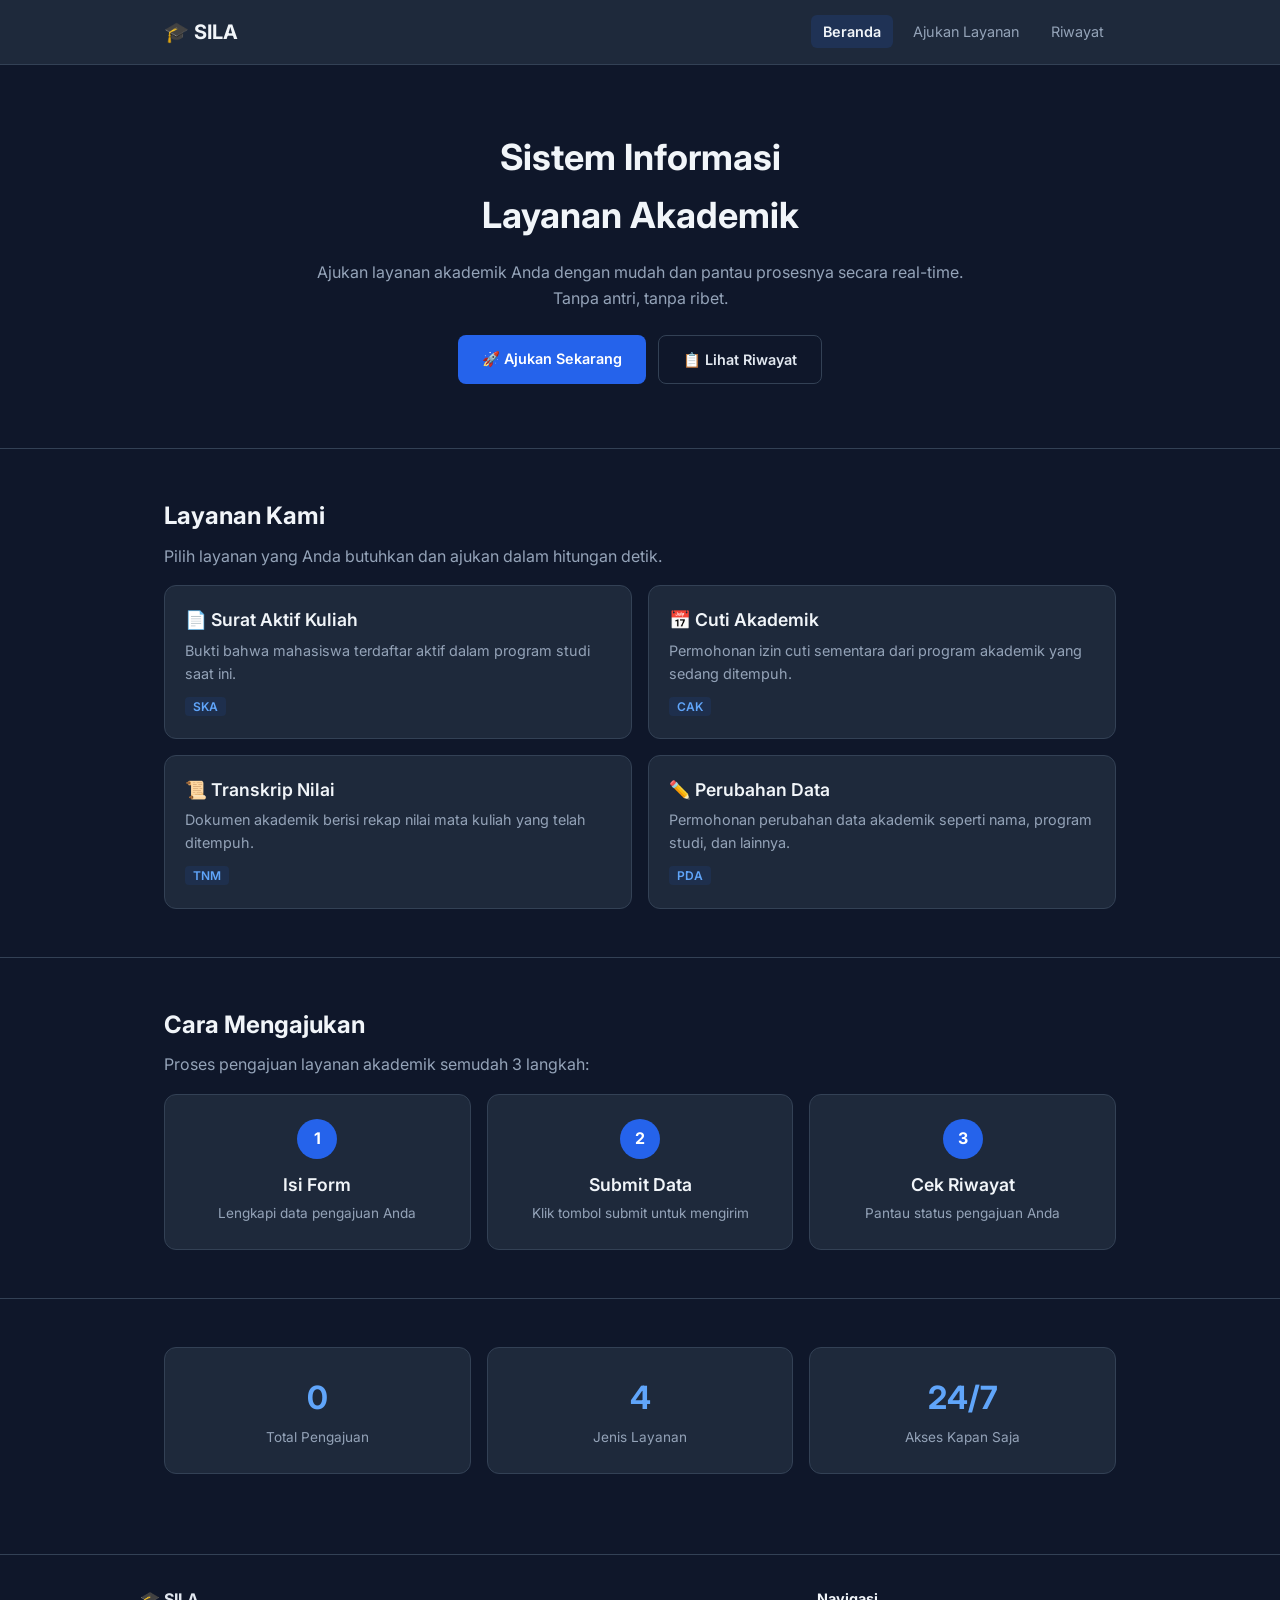
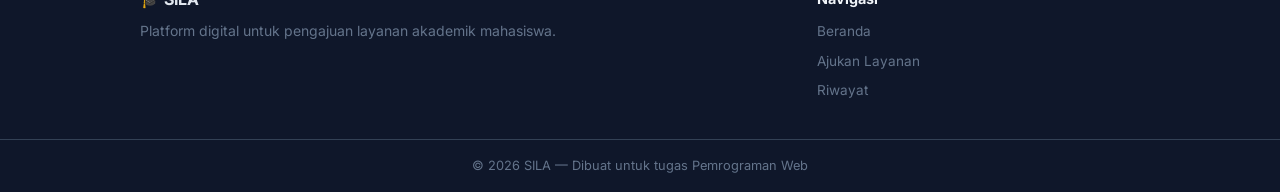
<file: index.html>
<!DOCTYPE html>
<html lang="id">

<head>
    <meta charset="UTF-8">
    <meta name="viewport" content="width=device-width, initial-scale=1.0">
    <title>SILA — Sistem Informasi Layanan Akademik</title>
    <link rel="preconnect" href="https://fonts.googleapis.com">
    <link rel="preconnect" href="https://fonts.gstatic.com" crossorigin>
    <link href="https://fonts.googleapis.com/css2?family=Inter:wght@400;600;700&display=swap" rel="stylesheet">
    <link rel="stylesheet" href="./css/css/style.css">
</head>

<body>

    <!-- HEADER & NAVIGASI -->
    <header class="navbar">
        <div class="container navbar-inner">
            <a href="index.html" class="logo">🎓 SILA</a>
            <input type="checkbox" id="navToggle" class="nav-toggle">
            <label for="navToggle" class="hamburger">
                <span></span>
                <span></span>
                <span></span>
            </label>
            <nav>
                <ul class="nav-menu">
                    <li><a href="index.html" class="active">Beranda</a></li>
                    <li><a href="layanan.html">Ajukan Layanan</a></li>
                    <li><a href="riwayat.html">Riwayat</a></li>
                </ul>
            </nav>
        </div>
    </header>

    <main>

        <!-- Hero -->
        <section class="hero">
            <div class="container">
                <h1>Sistem Informasi<br>Layanan Akademik</h1>
                <p>Ajukan layanan akademik Anda dengan mudah dan pantau prosesnya secara real-time.<br>Tanpa antri,
                    tanpa ribet.</p>
                <div class="hero-buttons">
                    <a href="layanan.html" class="btn btn-primary">🚀 Ajukan Sekarang</a>
                    <a href="riwayat.html" class="btn btn-outline">📋 Lihat Riwayat</a>
                </div>
            </div>
        </section>

        <!-- Daftar Layanan -->
        <section class="section">
            <div class="container">
                <h2>Layanan Kami</h2>
                <p class="section-desc">Pilih layanan yang Anda butuhkan dan ajukan dalam hitungan detik.</p>
                <div class="cards-grid">
                    <article class="card">
                        <h3>📄 Surat Aktif Kuliah</h3>
                        <p>Bukti bahwa mahasiswa terdaftar aktif dalam program studi saat ini.</p>
                        <span class="card-code">SKA</span>
                    </article>
                    <article class="card">
                        <h3>📅 Cuti Akademik</h3>
                        <p>Permohonan izin cuti sementara dari program akademik yang sedang ditempuh.</p>
                        <span class="card-code">CAK</span>
                    </article>
                    <article class="card">
                        <h3>📜 Transkrip Nilai</h3>
                        <p>Dokumen akademik berisi rekap nilai mata kuliah yang telah ditempuh.</p>
                        <span class="card-code">TNM</span>
                    </article>
                    <article class="card">
                        <h3>✏️ Perubahan Data</h3>
                        <p>Permohonan perubahan data akademik seperti nama, program studi, dan lainnya.</p>
                        <span class="card-code">PDA</span>
                    </article>
                </div>
            </div>
        </section>

        <!-- Cara Mengajukan -->
        <section class="section">
            <div class="container">
                <h2>Cara Mengajukan</h2>
                <p class="section-desc">Proses pengajuan layanan akademik semudah 3 langkah:</p>
                <div class="steps-grid">
                    <div class="step">
                        <div class="step-number">1</div>
                        <h3>Isi Form</h3>
                        <p>Lengkapi data pengajuan Anda</p>
                    </div>
                    <div class="step">
                        <div class="step-number">2</div>
                        <h3>Submit Data</h3>
                        <p>Klik tombol submit untuk mengirim</p>
                    </div>
                    <div class="step">
                        <div class="step-number">3</div>
                        <h3>Cek Riwayat</h3>
                        <p>Pantau status pengajuan Anda</p>
                    </div>
                </div>
            </div>
        </section>

        <!-- Statistik -->
        <section class="section">
            <div class="container">
                <div class="stats-grid">
                    <div class="stat">
                        <div class="stat-number">0</div>
                        <div class="stat-label">Total Pengajuan</div>
                    </div>
                    <div class="stat">
                        <div class="stat-number">4</div>
                        <div class="stat-label">Jenis Layanan</div>
                    </div>
                    <div class="stat">
                        <div class="stat-number">24/7</div>
                        <div class="stat-label">Akses Kapan Saja</div>
                    </div>
                </div>
            </div>
        </section>

    </main>

    <!-- FOOTER -->
    <footer class="footer">
        <div class="container footer-inner">
            <div>
                <strong>🎓 SILA</strong>
                <p>Platform digital untuk pengajuan layanan akademik mahasiswa.</p>
            </div>
            <div class="footer-nav">
                <h4>Navigasi</h4>
                <ul>
                    <li><a href="index.html">Beranda</a></li>
                    <li><a href="layanan.html">Ajukan Layanan</a></li>
                    <li><a href="riwayat.html">Riwayat</a></li>
                </ul>
            </div>
        </div>
        <div class="footer-bottom">
            <div class="container">
                <p>&copy; 2026 SILA — Dibuat untuk tugas Pemrograman Web</p>
            </div>
        </div>
    </footer>

</body>

</html>
</file>
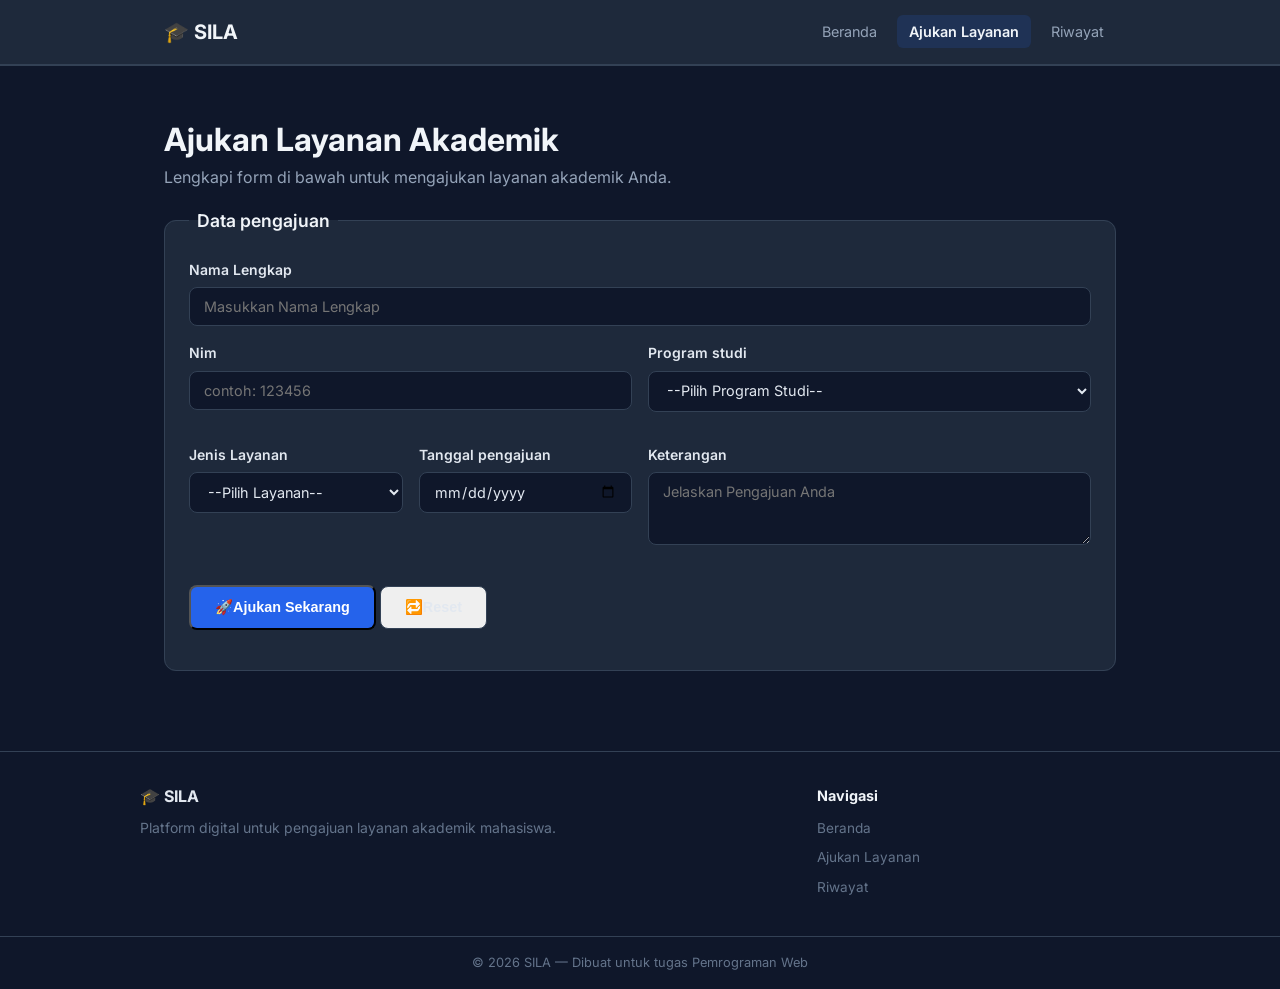
<file: layanan.html>
<!DOCTYPE html>
<html lang="id">

<head>
    <meta charset="UTF-8">
    <meta name="viewport" content="width=device-width, initial-scale=1.0">
    <title>Ajukan Layanan — SILA</title>
    <link rel="preconnect" href="https://fonts.googleapis.com">
    <link rel="preconnect" href="https://fonts.gstatic.com" crossorigin>
    <link href="https://fonts.googleapis.com/css2?family=Inter:wght@400;600;700&display=swap" rel="stylesheet">
    <link rel="stylesheet" href="css/css/style.css">
</head>

<body>

    <!-- HEADER & NAVIGASI -->
    <header class="navbar">
        <div class="container navbar-inner">
            <a href="index.html" class="logo">🎓 SILA</a>
            <input type="checkbox" id="navToggle" class="nav-toggle">
            <label for="navToggle" class="hamburger">
                <span></span>
                <span></span>
                <span></span>
            </label>
            <nav>
                <ul class="nav-menu">
                    <li><a href="index.html">Beranda</a></li>
                    <li><a href="layanan.html" class="active">Ajukan Layanan</a></li>
                    <li><a href="riwayat.html">Riwayat</a></li>
                </ul>
            </nav>
        </div>
    </header>

    <main>
        <section class="section">
            <div class="container">
                <h1>Ajukan Layanan Akademik</h1>
                <p class="section-desc">Lengkapi form di bawah untuk mengajukan layanan akademik Anda.</p>

                <!-- nama lengkap,nim,program studi,jenis layanan,tanggal pengajuan,keterangan -->
                <!-- M10. Awal form -->
                 <form action="#" target="_blank" method="post" class="form-card" >
                    <fieldset>
                        <legend>Data pengajuan</legend>

                        <!-- input nama lengkap -->
                         <div class="form-group">
                            <label for="nama">Nama Lengkap</label>
                            <input type="text" id="nama" required placeholder="Masukkan Nama Lengkap">
                         </div>

                         <!-- Nim dan program studi -->
                          <div class="form-row">
                            <!-- NIM -->
                            <div class="form-group">
                                <label for="nim">Nim</label>
                                <input type="text" id="nim" required placeholder="contoh: 123456">
                            </div>

                        <!-- program studi -->
                            <div class="form-group">
                                <label for="prodi">Program studi</label>
                            <div>
                                <select id="prodi" name="prodi">
                                    <option value="">--Pilih Program Studi--</option>
                                    <option value="Sistem Informasi">Sistem Informasi</option>
                                    <option value="Teknik Informatika">Teknik Informatika</option>
                                    <option value="Teknologi Informasi">Teknologi Informasi</option>
                                    <option value="Manajemen">Manajemen</option>
                                    <option value="Akuntansi">Akuntansi</option>
                                </select>
                            </div>
                        </div>

                        <!-- jenis layanan dan tanggal -->
                        <div class="form-row">
                            <div class="form-group">
                                <label for="jenis">Jenis Layanan</label>
                                <select id="jenis" name="jenis">
                                    <option value="">--Pilih Layanan--</option>
                                    <option value="SKA">SKA - Surat aktif kuliah</option>
                                    <option value="CAK">CAK - Cuti akademik</option>
                                    <option value="TNM">TNM - Transkip Akademik</option>
                                    <option value="PDA">PDA - Perubahan Data</option>
                                </select>
                            </div>

                        <!-- Tanggal -->
                        <div class="form-group">
                            <label for="tanggal">Tanggal pengajuan</label>
                            <input type="date" id="tanggal" name="tanggal">
                        </div>
                    </div>
                    
                         <!-- keterangan -->
                        <div class="form-group">
                            <label for="keterangan">Keterangan</label>
                            <textarea id="keterangan" name="keterangan" rows="3" required placeholder="Jelaskan Pengajuan Anda"></textarea>
                        </div>

                        <!-- Buttom -->
                         <div class="form-group">
                            <button type="submit" class="btn btn-primary">🚀Ajukan Sekarang</button>
                            <button type="reset" class="btn btn-outline">🔁Reset</button>
                         </div>
                </fieldset>
            </form>

                 <!-- Akhir form -->
            </div>
        </section>
    </main>

    <!-- FOOTER -->
    <footer class="footer">
        <div class="container footer-inner">
            <div>
                <strong>🎓 SILA</strong>
                <p>Platform digital untuk pengajuan layanan akademik mahasiswa.</p>
            </div>
            <div class="footer-nav">
                <h4>Navigasi</h4>
                <ul>
                    <li><a href="index.html">Beranda</a></li>
                    <li><a href="layanan.html">Ajukan Layanan</a></li>
                    <li><a href="riwayat.html">Riwayat</a></li>
                </ul>
            </div>
        </div>
        <div class="footer-bottom">
            <div class="container">
                <p>&copy; 2026 SILA — Dibuat untuk tugas Pemrograman Web</p>
            </div>
        </div>
    </footer>

</body>

</html>
</file>
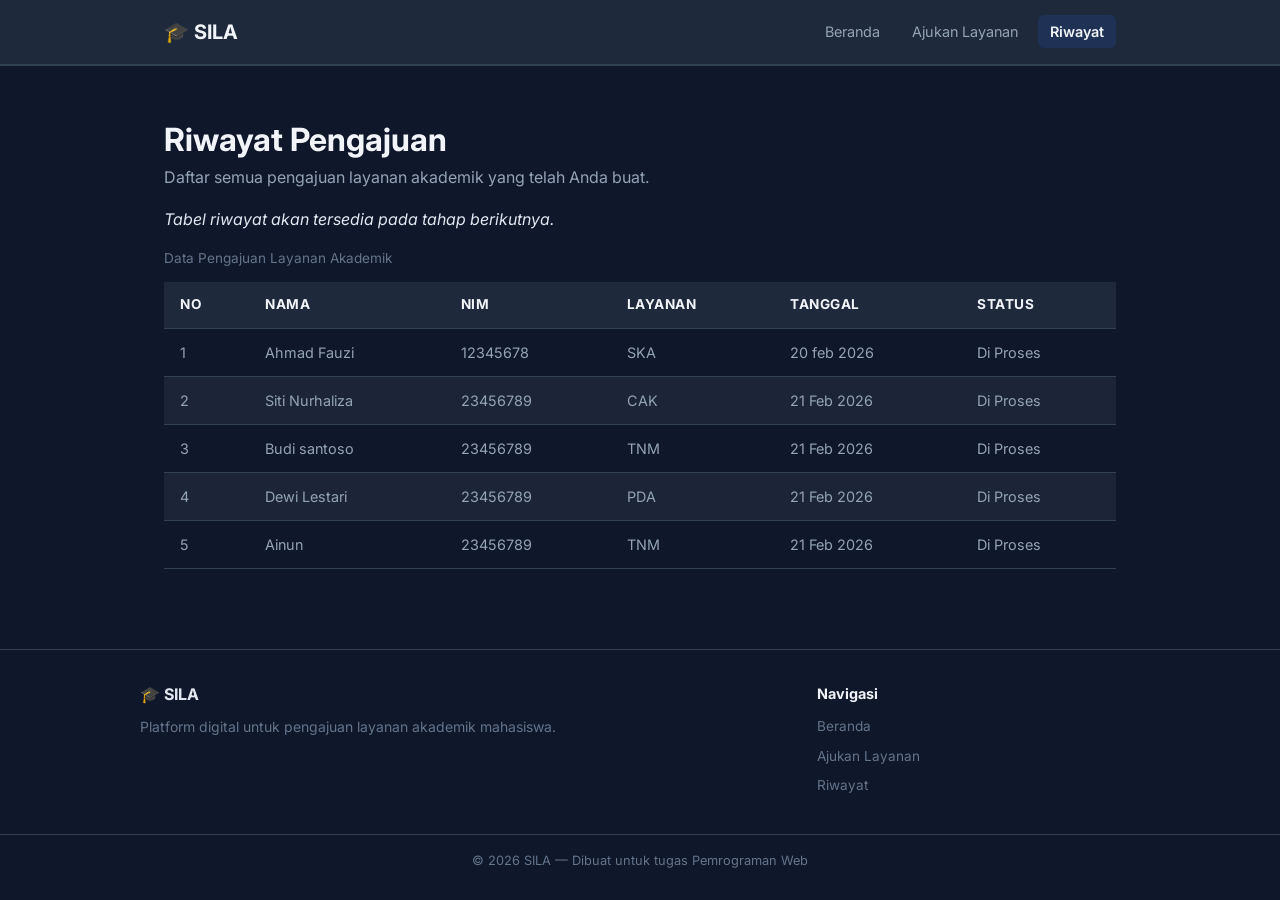
<file: riwayat.html>
<!DOCTYPE html>
<html lang="id">

<head>
    <meta charset="UTF-8">
    <meta name="viewport" content="width=device-width, initial-scale=1.0">
    <title>Riwayat Pengajuan — SILA</title>
    <link rel="preconnect" href="https://fonts.googleapis.com">
    <link rel="preconnect" href="https://fonts.gstatic.com" crossorigin>
    <link href="https://fonts.googleapis.com/css2?family=Inter:wght@400;600;700&display=swap" rel="stylesheet">
    <link rel="stylesheet" href="css/css/style.css">
</head>

<body>

    <!-- HEADER & NAVIGASI -->
    <header class="navbar">
        <div class="container navbar-inner">
            <a href="index.html" class="logo">🎓 SILA</a>
            <input type="checkbox" id="navToggle" class="nav-toggle">
            <label for="navToggle" class="hamburger">
                <span></span>
                <span></span>
                <span></span>
            </label>
            <nav>
                <ul class="nav-menu">
                    <li><a href="index.html">Beranda</a></li>
                    <li><a href="layanan.html">Ajukan Layanan</a></li>
                    <li><a href="riwayat.html" class="active">Riwayat</a></li>
                </ul>
            </nav>
        </div>
    </header>

    <main>
        <section class="section">
            <div class="container">
                <h1>Riwayat Pengajuan</h1>
                <p class="section-desc">Daftar semua pengajuan layanan akademik yang telah Anda buat.</p>
                <p><em>Tabel riwayat akan tersedia pada tahap berikutnya.</em></p>

                <!-- M11 tables -->
                 <table class="data-table">
                    <caption>Data Pengajuan Layanan Akademik</caption>
                    <!-- head -->
                    <thead>
                        <!-- No | Nama | Nim | Layanan | Tanggal | Status -->
                    <tr>
                        <th>NO</th>
                        <th>NAMA</th>
                        <th>NIM</th>
                        <th>LAYANAN</th>
                        <th>TANGGAL</th>
                        <th>STATUS</th>
                    </tr>
                    </thead>

                    <!-- body -->
                     <tbody>
                        <!-- Tanpil data -->
                         <tr>
                            <!-- baris 1 -->
                            <td>1</td>
                            <td>Ahmad Fauzi</td>
                            <td>12345678</td>
                            <td>SKA</td>
                            <td>20 feb 2026</td>
                            <td>Di Proses</td>
                         </tr>

                         <!-- baris 2 -->
                          <tr>
                            <td>2</td>
                            <td>Siti Nurhaliza</td>
                            <td>23456789</td>
                            <td>CAK</td>
                            <td>21 Feb 2026</td>
                            <td>Di Proses</td>
                          </tr>

                          <!-- baris 3 -->
                           <tr>
                            <td>3</td>
                            <td>Budi santoso</td>
                            <td>23456789</td>
                            <td>TNM</td>
                            <td>21 Feb 2026</td>
                            <td>Di Proses</td>
                           </tr>

                           <!-- baris 4 -->
                            <tr>
                                <td>4</td>
                                <td>Dewi Lestari</td>
                                <td>23456789</td>
                                <td>PDA</td>
                                <td>21 Feb 2026</td>
                                <td>Di Proses</td>
                            </tr>

                            <!-- baris 5 -->
                             <tr>
                                <td>5</td>
                                <td>Ainun</td>
                                <td>23456789</td>
                                <td>TNM</td>
                                <td>21 Feb 2026</td>
                                <td>Di Proses</td>
                             </tr>
                     </tbody>
                 </table>
                <!-- End tables -->
            </div>
        </section>
    </main>

    <!-- FOOTER -->
    <footer class="footer">
        <div class="container footer-inner">
            <div>
                <strong>🎓 SILA</strong>
                <p>Platform digital untuk pengajuan layanan akademik mahasiswa.</p>
            </div>
            <div class="footer-nav">
                <h4>Navigasi</h4>
                <ul>
                    <li><a href="index.html">Beranda</a></li>
                    <li><a href="layanan.html">Ajukan Layanan</a></li>
                    <li><a href="riwayat.html">Riwayat</a></li>
                </ul>
            </div>
        </div>
        <div class="footer-bottom">
            <div class="container">
                <p>&copy; 2026 SILA — Dibuat untuk tugas Pemrograman Web</p>
            </div>
        </div>
    </footer>

</body>

</html>
</file>
<file: css/css/style.css>
/* ================================
   CSS DASAR — SILA
   ================================ */

* {
    margin: 0;
    padding: 0;
    box-sizing: border-box;
}

body {
    background-color: #0f172a;
    color: #e2e8f0;
}

h1,
h2,
h3 {
    color: #f1f5f9;
}

a {
    color: #60a5fa;
    text-decoration: none;
}

a:hover {
    color: #93c5fd;
}

hr {
    border: none;
    border-top: 1px solid #334155;
}


/* ================================
   CSS LANJUTAN — SILA
   ================================ */

body {
    font-family: 'Inter', sans-serif;
    font-size: 16px;
    line-height: 1.6;
}

h1 {
    font-size: 2rem;
    font-weight: 700;
}

h2 {
    font-size: 1.5rem;
    font-weight: 700;
    margin-bottom: 8px;
}

h3 {
    font-size: 1.1rem;
    font-weight: 600;
    margin-bottom: 4px;
}

.section-desc {
    color: #94a3b8;
    margin-bottom: 16px;
}


/* ================================
   PAGE LAYOUT — SILA
   ================================ */

.container {
    max-width: 1000px;
    margin: 0 auto;
    padding: 0 24px;
}

.navbar {
    background-color: #1e293b;
    border-bottom: 1px solid #334155;
    padding: 16px 0;
}

.navbar-inner {
    display: flex;
    justify-content: space-between;
    align-items: center;
}

.logo {
    font-size: 1.25rem;
    font-weight: 700;
    color: #f1f5f9;
}

.hero {
    padding: 64px 0;
    text-align: center;
}

.hero h1 {
    font-size: 2.25rem;
    margin-bottom: 16px;
}

.hero p {
    color: #94a3b8;
    margin-bottom: 24px;
}

.hero-buttons {
    display: flex;
    justify-content: center;
    gap: 12px;
}

.btn {
    display: inline-block;
    padding: 12px 24px;
    border-radius: 8px;
    font-size: 0.9rem;
    font-weight: 600;
    transition: background-color 0.3s, color 0.3s, transform 0.2s;
}

.btn-primary {
    background-color: #2563eb;
    color: #fff;
}

.btn-primary:hover {
    background-color: #1d4ed8;
    color: #fff;
    transform: translateY(-2px);
}

.btn-outline {
    border: 1px solid #334155;
    color: #e2e8f0;
}

.btn-outline:hover {
    background-color: #1e293b;
    color: #f1f5f9;
    transform: translateY(-2px);
}

.section {
    padding: 48px 0;
    border-top: 1px solid #334155;
}

.cards-grid {
    display: grid;
    grid-template-columns: 1fr 1fr;
    gap: 16px;
    margin-top: 16px;
}

.card {
    background-color: #1e293b;
    border: 1px solid #334155;
    border-radius: 12px;
    padding: 20px;
    transition: border-color 0.3s, transform 0.2s;
}

.card:hover {
    border-color: #475569;
    transform: translateY(-2px);
}

.card p {
    color: #94a3b8;
    font-size: 0.9rem;
    margin-bottom: 8px;
}

.card-code {
    font-size: 0.75rem;
    font-weight: 600;
    color: #60a5fa;
    background-color: rgba(37, 99, 235, 0.1);
    padding: 2px 8px;
    border-radius: 4px;
}

.steps-grid {
    display: flex;
    gap: 16px;
    margin-top: 16px;
}

.step {
    flex: 1;
    text-align: center;
    background-color: #1e293b;
    border: 1px solid #334155;
    border-radius: 12px;
    padding: 24px 16px;
    transition: border-color 0.3s;
}

.step:hover {
    border-color: #475569;
}

.step-number {
    width: 40px;
    height: 40px;
    background-color: #2563eb;
    color: #fff;
    border-radius: 50%;
    display: flex;
    align-items: center;
    justify-content: center;
    font-weight: 700;
    margin: 0 auto 12px;
}

.step p {
    color: #94a3b8;
    font-size: 0.85rem;
}

.stats-grid {
    display: flex;
    gap: 16px;
}

.stat {
    flex: 1;
    text-align: center;
    background-color: #1e293b;
    border: 1px solid #334155;
    border-radius: 12px;
    padding: 24px;
}

.stat-number {
    font-size: 2rem;
    font-weight: 700;
    color: #60a5fa;
}

.stat-label {
    color: #94a3b8;
    font-size: 0.85rem;
    margin-top: 4px;
}

.footer {
    border-top: 1px solid #334155;
    margin-top: 32px;
}

.footer-inner {
    display: grid;
    grid-template-columns: 2fr 1fr;
    gap: 32px;
    padding: 32px 0;
}

.footer-inner p {
    color: #64748b;
    font-size: 0.875rem;
    margin-top: 8px;
}

.footer-inner h4 {
    color: #f1f5f9;
    margin-bottom: 8px;
    font-size: 0.9rem;
}

.footer-bottom {
    border-top: 1px solid #334155;
    padding: 16px 0;
    text-align: center;
}

.footer-bottom p {
    font-size: 0.8rem;
    color: #64748b;
}


/* ================================
   STRUKTUR NAVIGASI & MENU — SILA
   ================================ */

.nav-menu {
    list-style: none;
    display: flex;
    gap: 8px;
}

.nav-menu li a {
    color: #94a3b8;
    font-size: 0.9rem;
    padding: 8px 12px;
    border-radius: 6px;
    transition: color 0.3s, background-color 0.3s;
}

.nav-menu li a:hover {
    color: #f1f5f9;
    background-color: rgba(255, 255, 255, 0.05);
}

.nav-menu li a.active {
    color: #f1f5f9;
    font-weight: 600;
    background-color: rgba(37, 99, 235, 0.15);
}

.footer-nav ul {
    list-style: none;
}

.footer-nav ul li {
    margin-bottom: 4px;
}

.footer-nav ul li a {
    color: #64748b;
    font-size: 0.85rem;
    transition: color 0.3s;
}

.footer-nav ul li a:hover {
    color: #93c5fd;
}




/* ================================
   MEDIA QUERY & RESPONSIF — SILA
   ================================ */

/* --------------------------------
   Animasi CSS (@keyframes)
   Mendefinisikan gerakan bernama 'fadeIn':
   - from: posisi awal (tersembunyi, geser ke bawah)
   - to: posisi akhir (terlihat, posisi normal)
   -------------------------------- */
@keyframes fadeIn {
    from {
        opacity: 0;
        /* transparan penuh */
        transform: translateY(20px);
        /* geser 20px ke bawah */
    }

    to {
        opacity: 1;
        /* terlihat penuh */
        transform: translateY(0);
        /* posisi normal */
    }
}

/* Hero section mendapat animasi fadeIn selama 0.6 detik */
.hero {
    animation: fadeIn 0.6s ease;
}



/* --------------------------------
   Hamburger Menu Animasi
   Saat checkbox dicentang, 3 garis hamburger
   berubah menjadi tanda 'X' (close):
   - Garis ke-1: putar 45° ke bawah
   - Garis ke-2: hilang (opacity 0)
   - Garis ke-3: putar -45° ke atas
   -------------------------------- */

.nav-toggle {
    display: none;
    /* checkbox tersembunyi */
}

.hamburger {
    display: none;
    flex-direction: column;
    gap: 5px;
    cursor: pointer;
    padding: 4px;
}

.hamburger span {
    display: block;
    width: 24px;
    height: 3px;
    background-color: #f1f5f9;
    border-radius: 2px;
    transition: transform 0.3s, opacity 0.3s;
    /* animasi garis */
}

/* Garis-1: miring ke kanan membentuk '/' */
.nav-toggle:checked~label .hamburger span:nth-child(1) {
    transform: translateY(8px) rotate(45deg);
}

/* Garis-2: menghilang */
.nav-toggle:checked~label .hamburger span:nth-child(2) {
    opacity: 0;
}

/* Garis-3: miring ke kiri membentuk '\' */
.nav-toggle:checked~label .hamburger span:nth-child(3) {
    transform: translateY(-8px) rotate(-45deg);
}

/* --------------------------------
   Responsive: Tablet & Mobile (<= 768px)
   Semua grid/flex berubah ke 1 kolom/baris
   agar konten tidak terlalu sempit di layar kecil.
   -------------------------------- */
   
/* Tablet & Mobile */
@media (max-width: 768px) {
    .navbar-inner {
        flex-wrap: wrap;
    }

    .hamburger {
        display: flex;
        /* tampilkan hamburger */
    }

    nav {
        width: 100%;
        order: 3;
    }

    .nav-menu {
        display: none;
        flex-direction: column;
        gap: 0;
        width: 100%;
        padding: 8px 0;
        border-top: 1px solid #334155;
        margin-top: 12px;
    }

    .nav-menu li a {
        display: block;
        padding: 10px 0;
        border-radius: 0;
    }

    .nav-toggle:checked~nav .nav-menu {
        display: flex;
    }

    /* SAMBUNG DARI SINI */
    /* ================== */

    .nav-menu {
        gap: 4px;
    }

    /* Judul hero lebih kecil di mobile */
    .hero h1 {
        font-size: 1.5rem;
    }

    /* Tombol berubah jadi vertikal (kolom) */
    .hero-buttons {
        flex-direction: column;
        align-items: center;
    }

    /* Cards: dari 2 kolom → 1 kolom */
    .cards-grid {
        grid-template-columns: 1fr;
    }

    /* Steps & stats berubah ke arah vertikal */
    .steps-grid {
        flex-direction: column;
    }

    .stats-grid {
        flex-direction: column;
    }

    /* Footer: dari 2 kolom → 1 kolom */
    .footer-inner {
        grid-template-columns: 1fr;
        gap: 24px;
    }
}

/* --------------------------------
   Responsive: Layar Sangat Kecil (<= 480px)
   Untuk smartphone kecil:
   - Judul lebih kecil lagi
   - Tombol lebar penuh (100%)
   -------------------------------- */
/* Small Mobile */
@media (max-width: 480px) {
    .hero h1 {
        font-size: 1.25rem;
    }

    /* Tombol mengisi penuh lebar layar */
    .btn {
        width: 100%;
        text-align: center;
    }
}

/* M10. forms-sila */
.form-card {
    min-width: 640px;
    /* lebar maksimum form */
    margin: 0 auto;
    /* tengah halaman */
}
fieldset {
    border: 1px solid #334155;
    border-radius: 12px;
    padding: 24px;
    background-color: #1e293b;
}
legend {
    font-size: 1.1rem;
    font-weight: 600;
    color: #f1f5f9;
    padding: 0 8px;
}

/* form grup 
1 kelompok 1 label + 1 input*/
.form-group {
    margin-bottom: 16px;
}
.form-group label {
    display: block;
    /* label mengambil 1 baris penuh */
    font-size: 0.875rem;
    font-weight: 600;
    color: #e2e8f0;
    margin-bottom: 6px;
    /* jarak label ke input */
}

/* semua field lebar sama 100% padding,warna gelap, dan border tipis */
.form-group input,
.form-group select,
.form-group textarea {
    width: 100%;
    /* lebar seukuran containernya 640px */
    padding: 10px 14px;
    background-color: #0f172a;
    border: 1px solid #334155;
    border-radius: 8px;
    color: #e2e8f0;
    font-size: 0.9rem;
    font-family: inherit;
    /* mengikuti font body */
    outline: none;
    transition: border-color 0.3s;
}

/* saat diklik (focus): border jadi warna biru terang */
.form-group input:focus,
.form-group select:focus,
.form-group textarea:focus {
    border-color: #1d4ed8;
}

.form-row {
    display: grid;
    grid-template-columns: 1fr 1fr;
    gap: 16px;
}
.form-action {
    display: flex;
    gap: 12px;
    margin-top: 24px;
}
.form-action .btn {
    cursor: pointer;
    border: none;
    font-family: inherit;
}
.form-action .btn-outline {
    border: 1px solid #334155;
    background: none;
}

/* M11 */
.data-table {
    width: 100%;
    border-collapse: collapse;
    /* batas dempet dengan sekitarnya */
    margin-top: 16px;
    min-width: 600px;
    /* lebar batas mutlak */
}
.data-table caption{
    text-align: left;
    font-size: 0.85rem;
    color: #64748b;
    margin-bottom: 12px;
}
.data-table th,
.data-table td {
    padding: 12px 16px;
    text-align: left;
    border-bottom: 1px solid #334155;
    /* memberi garis bawah disetiap akhir barisan */
}

/* title */
.data-table th {
    background-color: #1e293b;
    color: #f1f5f9;
    font-size: 0.85rem;
    font-weight: 600px;
    text-transform: uppercase;
    /* mengubah text menajdi huruf besar */
    letter-spacing: 0.5px;
}
.data-table td {
    color: #94a3b8;
    font-size: 0.9rem;
}

/* zebra stripse */
.data-table tbody tr:nth-child(even) {
    background-color: rgba(30, 41, 59, 0.8);
}

/* row hover */
.data-table tbody tr:hover {
    background-color: #1e293b;
}

/* responsive table uk. layar maks 760px*/
@media (max-width: 760px) {
    .data-table {font-size: 0.8rem;}
    .data-table th, .data-table td {
        padding: 8px 10px;
    }
}
</file>
